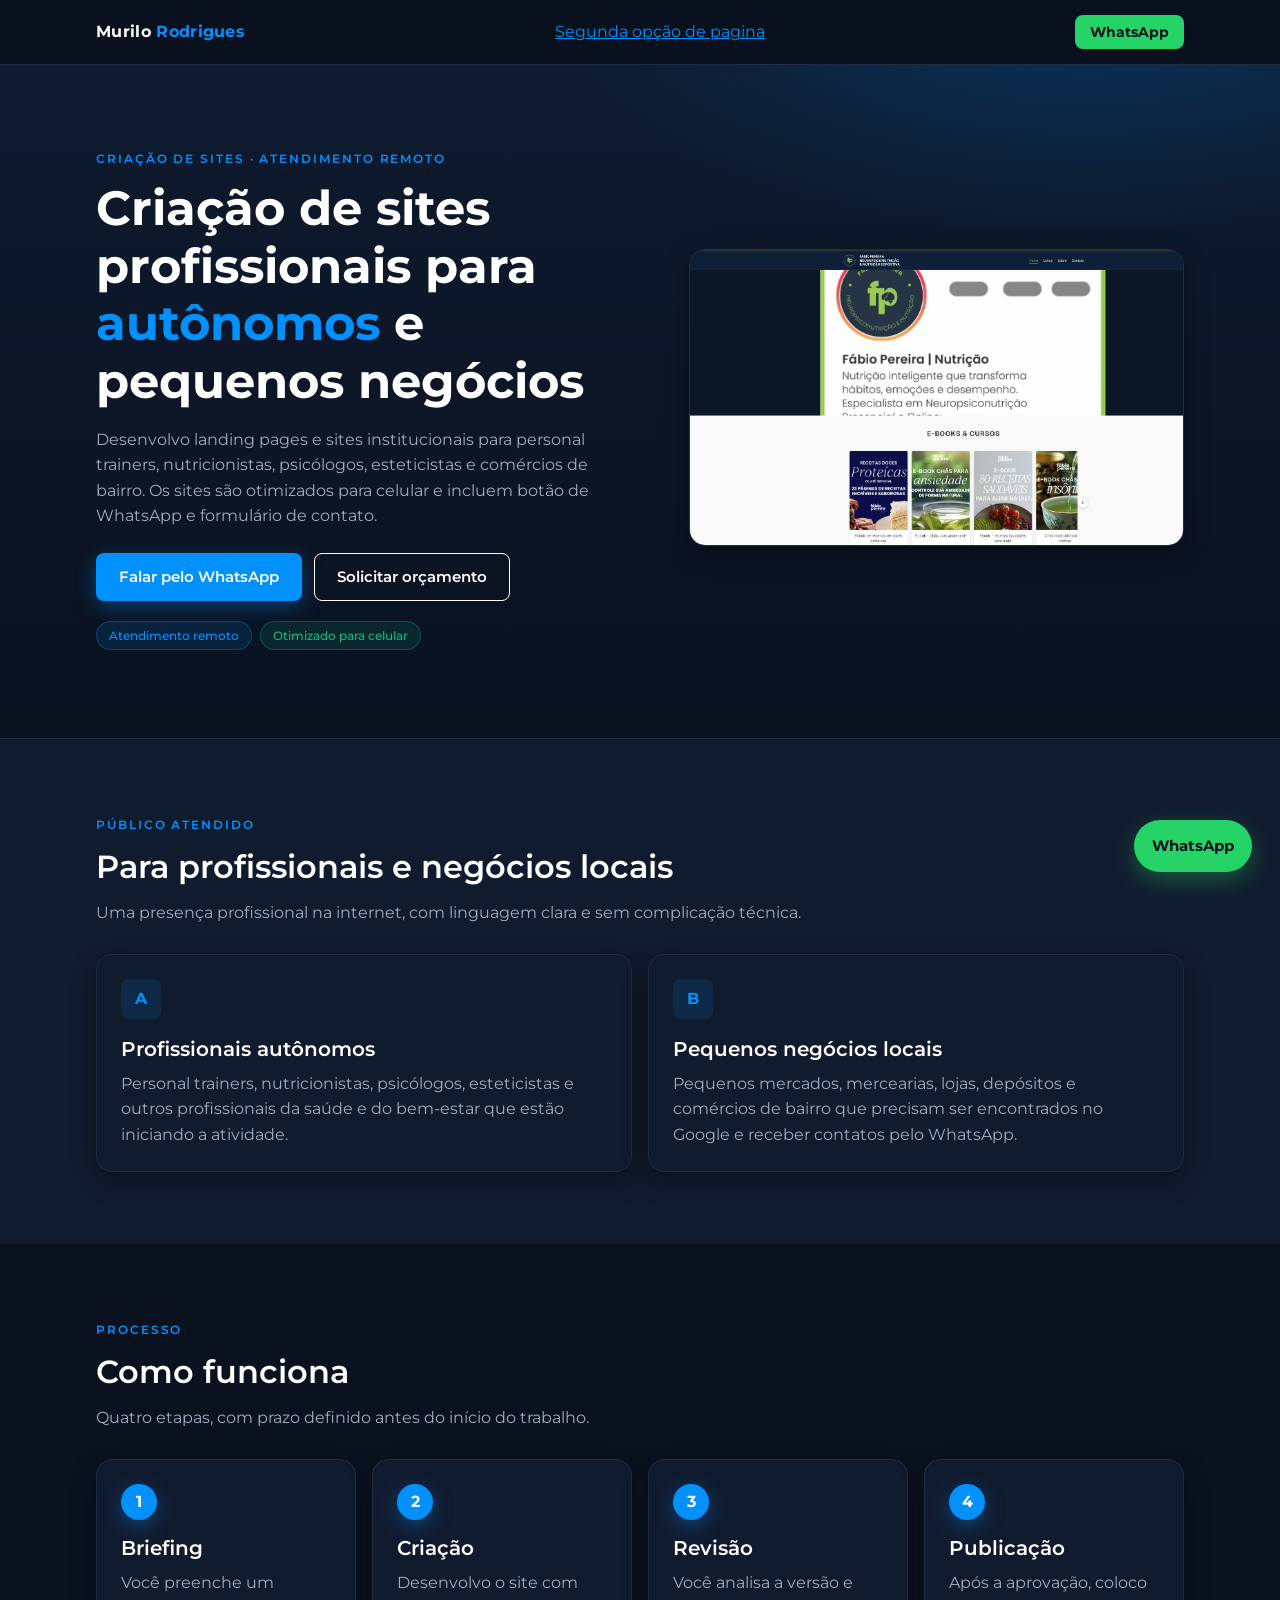
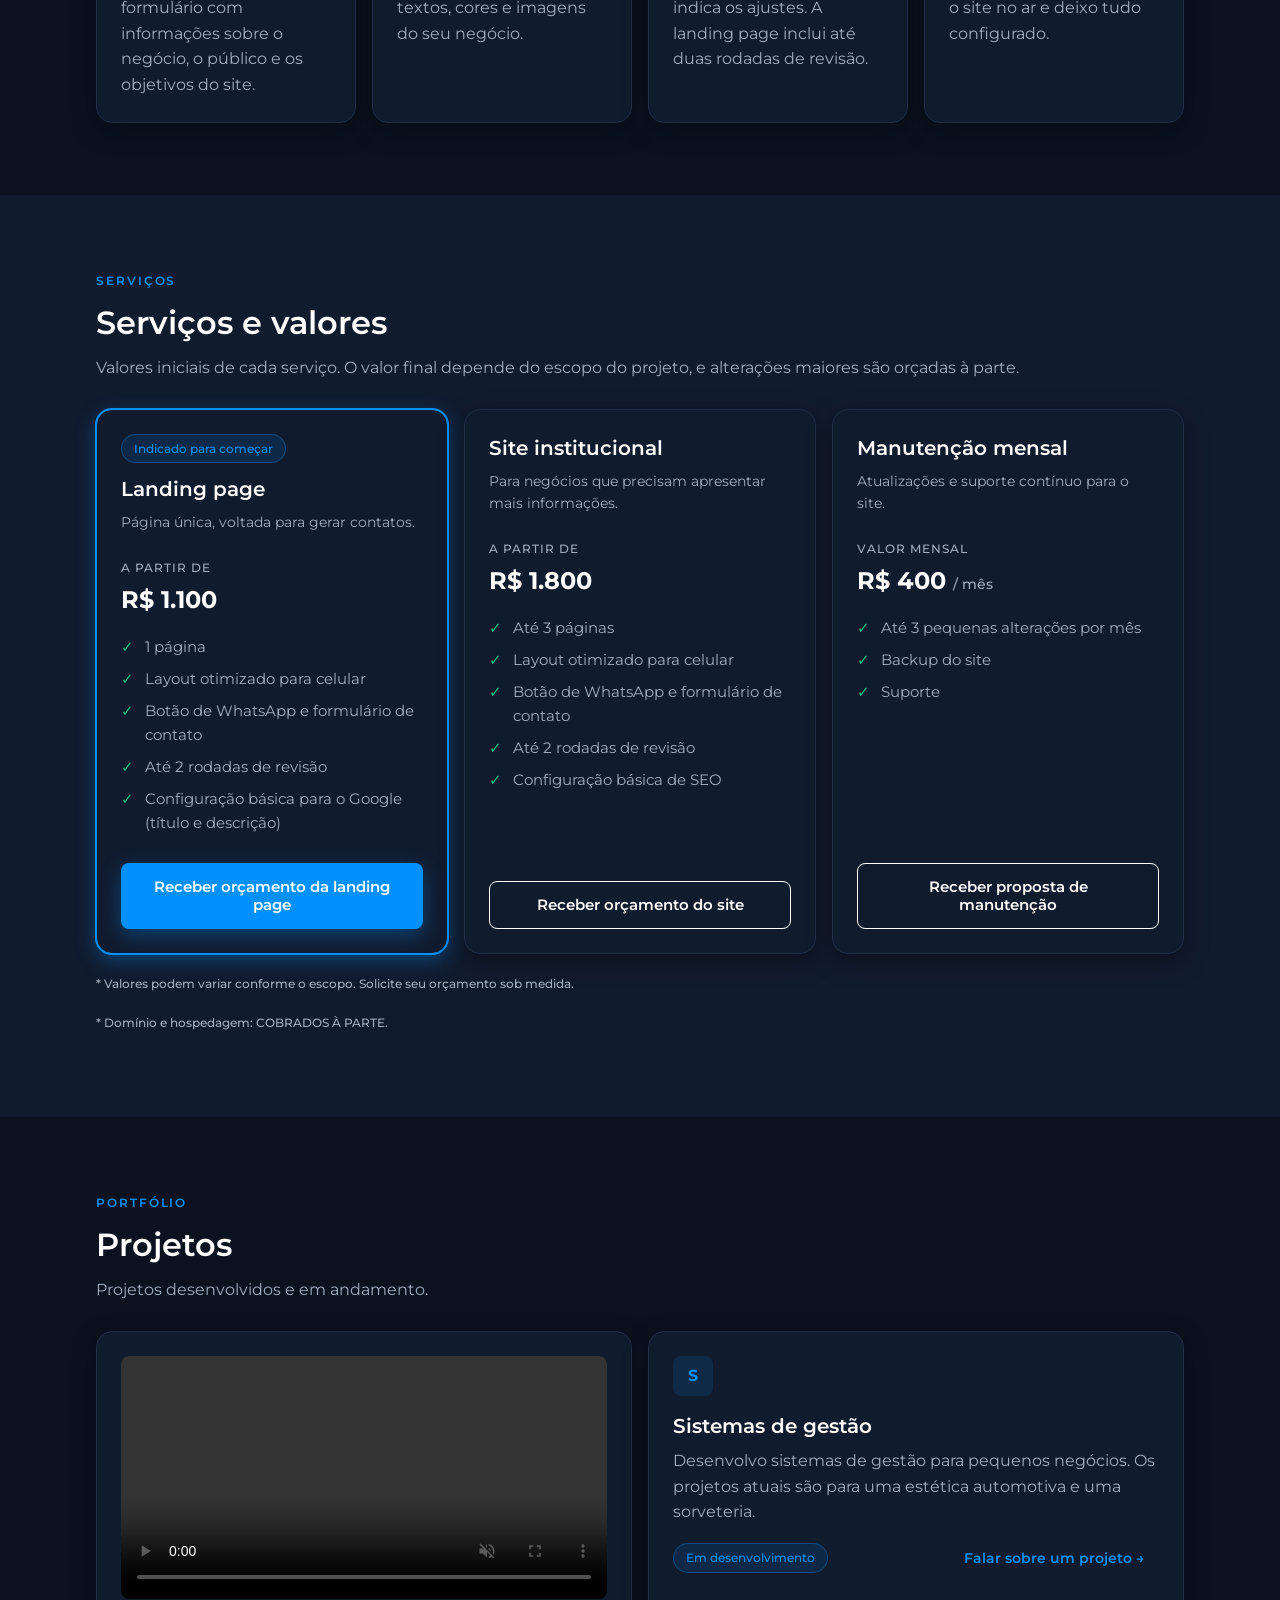
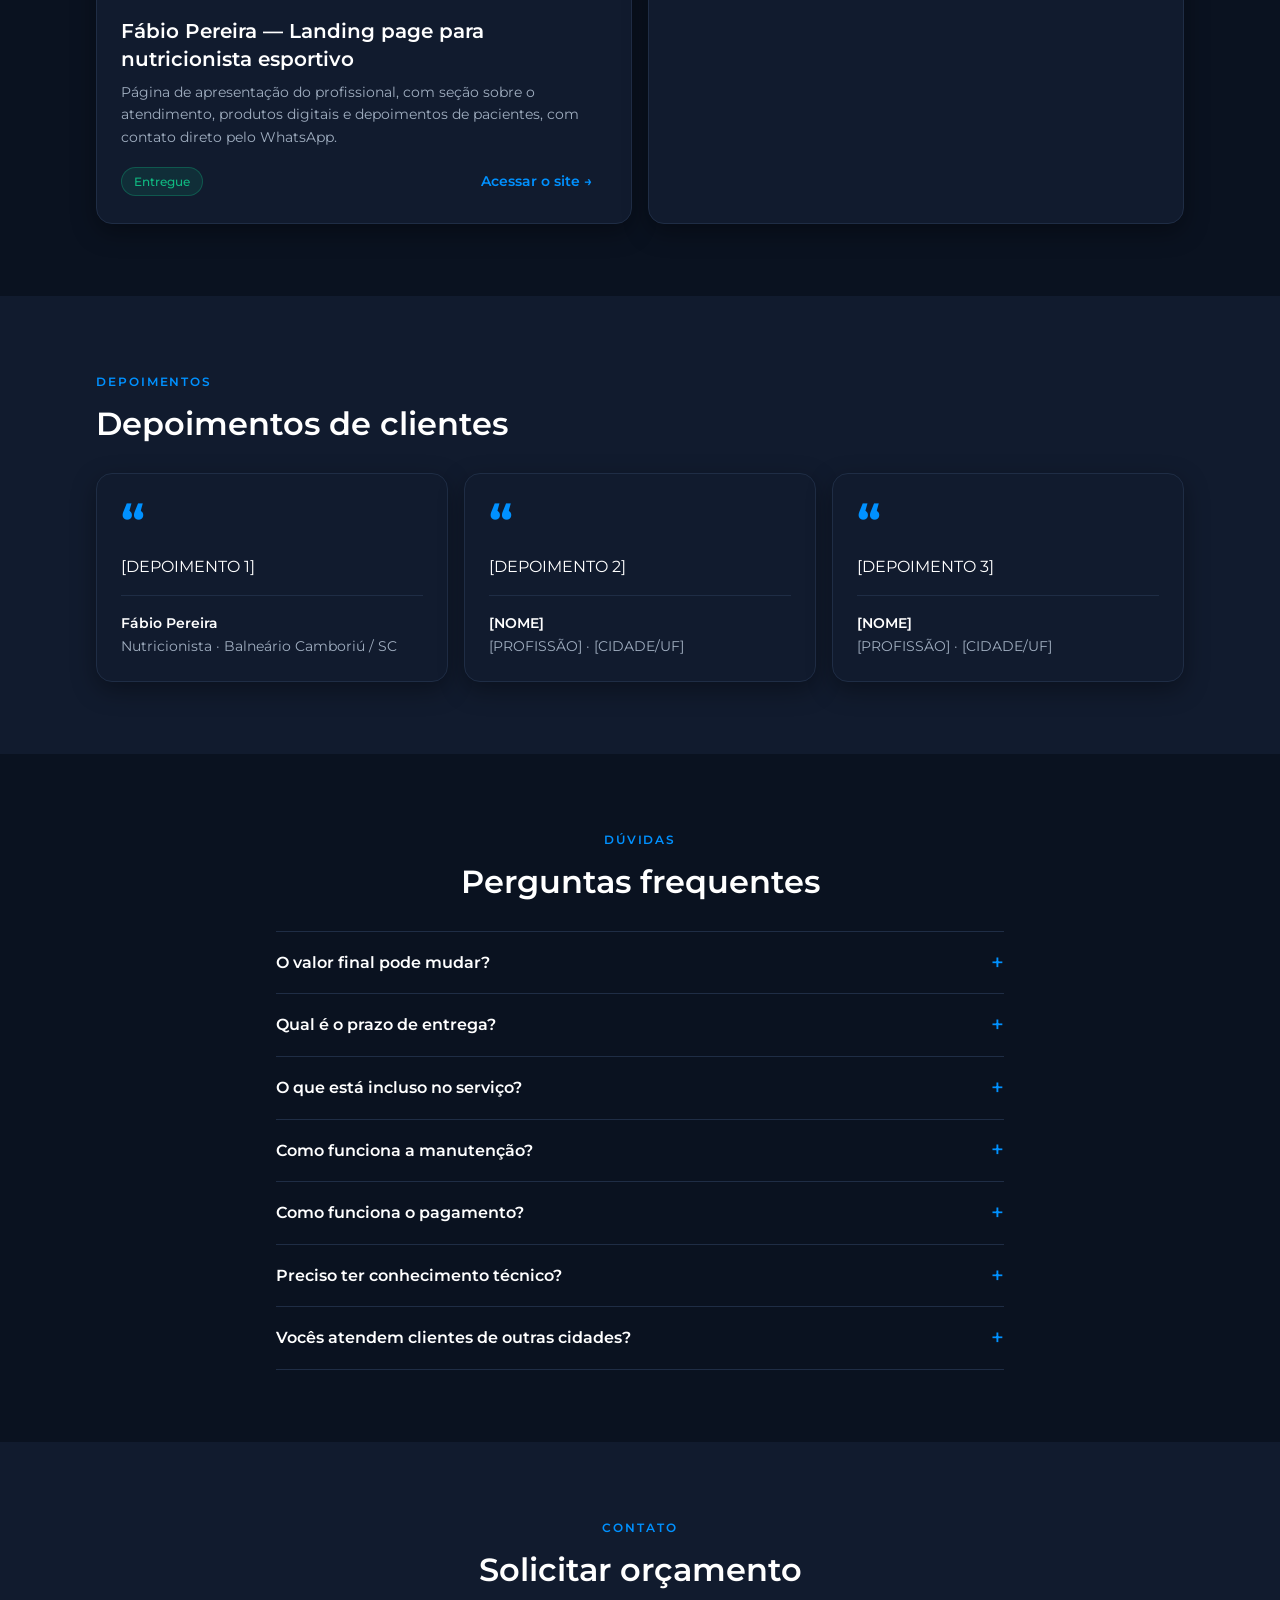
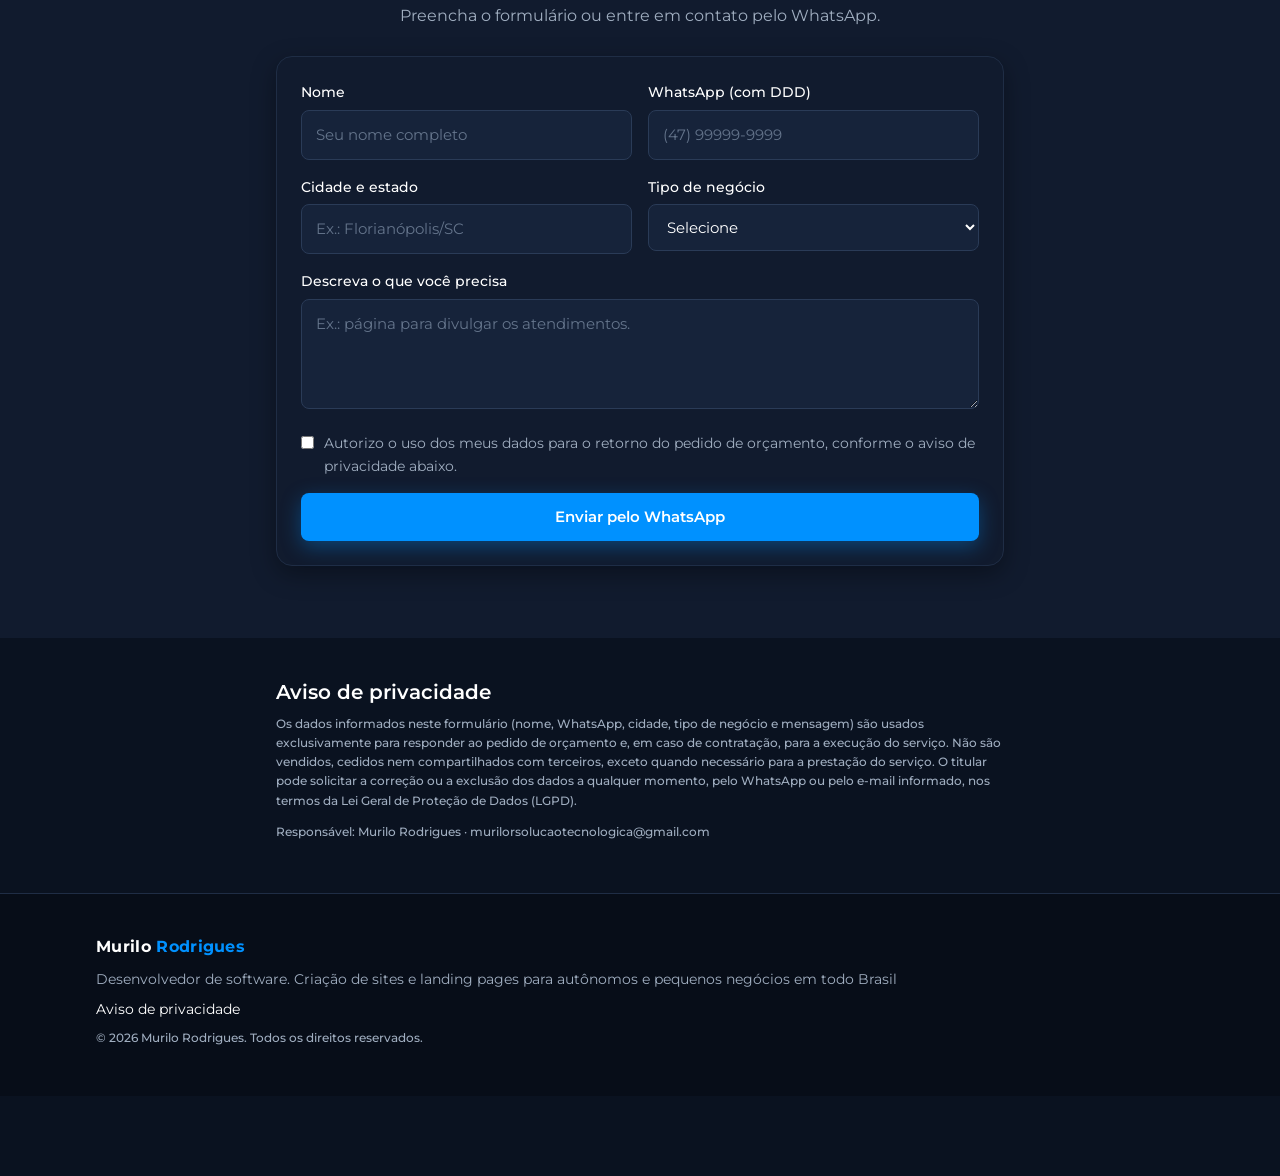
<file: index.html>
<!doctype html>
<html lang="pt-BR">
<head>
<meta charset="utf-8">
<meta name="viewport" content="width=device-width, initial-scale=1">
<title>Criação de Sites para Autônomos e Pequenos Negócios | Murilo Rodrigues</title>
<meta name="description" content="Criação de sites e landing pages para autônomos e pequenos negócios em São Paulo e Santa Catarina. Atendimento remoto, valores definidos e contato direto pelo WhatsApp.">
<meta name="robots" content="index, follow">
<link rel="canonical" href="[SEU_DOMINIO]">
<meta property="og:type" content="website">
<meta property="og:title" content="Criação de Sites para Autônomos e Pequenos Negócios | Murilo Rodrigues">
<meta property="og:description" content="Landing pages e sites institucionais para autônomos e pequenos negócios em São Paulo e Santa Catarina.">
<meta property="og:image" content="[URL_IMAGEM_DE_PREVIEW]">
<link rel="preconnect" href="https://fonts.googleapis.com">
<link rel="preconnect" href="https://fonts.gstatic.com" crossorigin>
<link href="https://fonts.googleapis.com/css2?family=Montserrat:wght@400;500;600;700&display=swap" rel="stylesheet">
<link rel="stylesheet" href="style.css">
</head>
<body id="topo">

<header class="header">
  <div class="container">
    <a class="logo" href="#topo">Murilo <span>Rodrigues</span></a>
    <a href="index2.html">Segunda opção de pagina</a>
    <a class="btn btn-wa btn-sm wa-link" href="#">WhatsApp</a>
  </div>
</header>

<!-- 1. HERO: o que faço, para quem e onde atendo -->
<section class="hero">
  <div class="container hero-wrap">
    <div>
      <span class="eyebrow">Criação de sites · Atendimento remoto</span>
      <h1>Criação de sites profissionais para <span>autônomos</span> e pequenos negócios</h1>
      <p class="lead">Desenvolvo landing pages e sites institucionais para personal trainers, nutricionistas, psicólogos, esteticistas e comércios de bairro. Os sites são otimizados para celular e incluem botão de WhatsApp e formulário de contato.</p>
      <div class="cta-row">
        <a class="btn btn-primary wa-link" href="#">Falar pelo WhatsApp</a>
        <a class="btn btn-secondary" href="#contato">Solicitar orçamento</a>
      </div>
      <div class="trust-row">
        <span class="badge">Atendimento remoto</span>
        <span class="badge badge-success">Otimizado para celular</span>
      </div>
    </div>
    <div class="hero-visual" style="padding:0;overflow:hidden">
      <img src="img/fabio-pereira-captura.png" alt="Captura de tela da landing page do projeto Fábio Pereira, nutricionista esportivo" style="width:100%;height:auto;display:block">
    </div>
  </div>
</section>

<!-- Público atendido -->
<section class="soft">
  <div class="container">
    <div class="section-head">
      <span class="eyebrow">Público atendido</span>
      <h2>Para profissionais e negócios locais</h2>
      <p class="lead">Uma presença profissional na internet, com linguagem clara e sem complicação técnica.</p>
    </div>
    <div class="grid grid-2">
      <div class="card">
        <div class="card-icon">A</div>
        <h3>Profissionais autônomos</h3>
        <p class="muted">Personal trainers, nutricionistas, psicólogos, esteticistas e outros profissionais da saúde e do bem-estar que estão iniciando a atividade.</p>
      </div>
      <div class="card">
        <div class="card-icon">B</div>
        <h3>Pequenos negócios locais</h3>
        <p class="muted">Pequenos mercados, mercearias, lojas, depósitos e comércios de bairro que precisam ser encontrados no Google e receber contatos pelo WhatsApp.</p>
      </div>
    </div>
  </div>
</section>

<!-- 2. PROCESSO -->
<section>
  <div class="container">
    <div class="section-head">
      <span class="eyebrow">Processo</span>
      <h2>Como funciona</h2>
      <p class="lead">Quatro etapas, com prazo definido antes do início do trabalho.</p>
    </div>
    <div class="grid grid-4">
      <div class="card">
        <div class="step-num">1</div>
        <h3>Briefing</h3>
        <p class="muted">Você preenche um formulário com informações sobre o negócio, o público e os objetivos do site.</p>
      </div>
      <div class="card">
        <div class="step-num">2</div>
        <h3>Criação</h3>
        <p class="muted">Desenvolvo o site com textos, cores e imagens do seu negócio.</p>
      </div>
      <div class="card">
        <div class="step-num">3</div>
        <h3>Revisão</h3>
        <p class="muted">Você analisa a versão e indica os ajustes. A landing page inclui até duas rodadas de revisão.</p>
      </div>
      <div class="card">
        <div class="step-num">4</div>
        <h3>Publicação</h3>
        <p class="muted">Após a aprovação, coloco o site no ar e deixo tudo configurado.</p>
      </div>
    </div>
  </div>
</section>

<!-- 3. SERVIÇOS -->
<section class="soft" id="servicos">
  <div class="container">
    <div class="section-head">
      <span class="eyebrow">Serviços</span>
      <h2>Serviços e valores</h2>
      <p class="lead">Valores iniciais de cada serviço. O valor final depende do escopo do projeto, e alterações maiores são orçadas à parte.</p>
    </div>
    <div class="grid grid-3">
      <div class="card service featured">
        <span class="badge tag">Indicado para começar</span>
        <h3>Landing page</h3>
        <p class="muted small">Página única, voltada para gerar contatos.</p>
        <div class="price-from">A partir de</div>
        <div class="price">R$ 1.100</div>
        <ul class="checks">
          <li>1 página</li>
          <li>Layout otimizado para celular</li>
          <li>Botão de WhatsApp e formulário de contato</li>
          <li>Até 2 rodadas de revisão</li>
          <li>Configuração básica para o Google (título e descrição)</li>
        </ul>
        <a class="btn btn-primary btn-block wa-link" href="#">Receber orçamento da landing page</a>
      </div>
      <div class="card service">
        <h3>Site institucional</h3>
        <p class="muted small">Para negócios que precisam apresentar mais informações.</p>
        <div class="price-from">A partir de</div>
        <div class="price">R$ 1.800</div>
        <ul class="checks">
          <li>Até 3 páginas</li>
          <li>Layout otimizado para celular</li>
          <li>Botão de WhatsApp e formulário de contato</li>
          <li>Até 2 rodadas de revisão</li>
          <li>Configuração básica de SEO</li>
        </ul>
        <a class="btn btn-secondary btn-block wa-link" href="#">Receber orçamento do site</a>
      </div>
      <div class="card service">
        <h3>Manutenção mensal</h3>
        <p class="muted small">Atualizações e suporte contínuo para o site.</p>
        <div class="price-from">Valor mensal</div>
        <div class="price">R$ 400 <small>/ mês</small></div>
        <ul class="checks">
          <li>Até 3 pequenas alterações por mês</li>
          <li>Backup do site</li>
          <li>Suporte</li>
        </ul>
        <a class="btn btn-secondary btn-block wa-link" href="#">Receber proposta de manutenção</a>
      </div>
    </div>
    <p class="caption" style="margin-top:20px">* Valores podem variar conforme o escopo. Solicite seu orçamento sob medida.</p>
    <p class="caption" style="margin-top:20px">* Domínio e hospedagem: COBRADOS À PARTE.</p>

    
  </div>
</section>

<!-- 4. PORTFÓLIO -->
<section>
  <div class="container">
    <div class="section-head">
      <span class="eyebrow">Portfólio</span>
      <h2>Projetos</h2>
      <p class="lead">Projetos desenvolvidos e em andamento.</p>
    </div>
    <div class="grid grid-2">
      <div class="card">
        <video src="video/fabio-pereira-projeto.mp4" autoplay muted loop playsinline controls preload="metadata" style="width:100%;border-radius:8px;display:block;background:#070D18" aria-label="Vídeo de navegação pela landing page do projeto Fábio Pereira">Seu navegador não suporta vídeo.</video>
        <h3 style="margin-top:18px">Fábio Pereira — Landing page para nutricionista esportivo</h3>
        <p class="muted small">Página de apresentação do profissional, com seção sobre o atendimento, produtos digitais e depoimentos de pacientes, com contato direto pelo WhatsApp.</p>
        <div class="project-meta">
          <span class="badge badge-success">Entregue</span>
          <a href="[LINK_DO_SITE]" target="_blank" rel="noopener" class="btn btn-ghost btn-sm">Acessar o site →</a>
        </div>
      </div>
      <div class="card">
        <div class="card-icon">S</div>
        <h3>Sistemas de gestão</h3>
        <p class="muted">Desenvolvo sistemas de gestão para pequenos negócios. Os projetos atuais são para uma estética automotiva e uma sorveteria.</p>
        <div class="project-meta">
          <span class="badge">Em desenvolvimento</span>
          <a href="#contato" class="btn btn-ghost btn-sm">Falar sobre um projeto →</a>
        </div>
      </div>
    </div>
  </div>
</section>

<!-- 5. DEPOIMENTOS -->
<section class="soft">
  <div class="container">
    <div class="section-head">
      <span class="eyebrow">Depoimentos</span>
      <h2>Depoimentos de clientes</h2>
      <!-- Publicar somente depoimentos reais, com autorização de quem escreveu. -->
    </div>
    <div class="grid grid-3">
      <div class="card testimonial">
        <div class="quote-mark">“</div>
        <p class="quote">[DEPOIMENTO 1]</p>
        <p class="who"><strong>Fábio Pereira</strong><br>Nutricionista · Balneário Camboriú / SC</p>
      </div>
      <div class="card testimonial">
        <div class="quote-mark">“</div>
        <p class="quote">[DEPOIMENTO 2]</p>
        <p class="who"><strong>[NOME]</strong><br>[PROFISSÃO] · [CIDADE/UF]</p>
      </div>
      <div class="card testimonial">
        <div class="quote-mark">“</div>
        <p class="quote">[DEPOIMENTO 3]</p>
        <p class="who"><strong>[NOME]</strong><br>[PROFISSÃO] · [CIDADE/UF]</p>
      </div>
    </div>
  </div>
</section>

<!-- 6. PERGUNTAS FREQUENTES -->
<section>
  <div class="container narrow">
    <div class="section-head center">
      <span class="eyebrow">Dúvidas</span>
      <h2>Perguntas frequentes</h2>
    </div>
    <details>
      <summary>O valor final pode mudar?</summary>
      <p>Os valores acima são iniciais. O valor final depende do escopo do projeto, como número de páginas, conteúdo e necessidades do negócio, e é confirmado no orçamento.</p>
    </details>
    <details>
      <summary>Qual é o prazo de entrega?</summary>
      <p>A landing page é entregue em 7 dias úteis, contados a partir do envio do material completo: textos, fotos, logotipo e revisões.</p>
    </details>
    <details>
      <summary>O que está incluso no serviço?</summary>
      <p>Landing page: uma página, layout otimizado para celular, botão de WhatsApp, formulário de contato, até duas rodadas de revisão e configuração básica para o Google. Site institucional: até três páginas, com os mesmos itens.</p>
    </details>
    <details>
      <summary>Como funciona a manutenção?</summary>
      <p>O plano mensal, de R$ 400, inclui até três pequenas alterações por mês, backup do site e suporte. Alterações maiores são orçadas à parte.</p>
    </details>
    <details>
      <summary>Como funciona o pagamento?</summary>
      <p>Na landing page, 50% do valor é pago na contratação e 50% na entrega. Formas de pagamento aceitas: [PIX / BOLETO / CARTÃO].</p>
    </details>
    <details>
      <summary>Preciso ter conhecimento técnico?</summary>
      <p>Não. Cuido de todas as etapas, do domínio à publicação, e explico cada uma em linguagem simples.</p>
    </details>
    <details>
      <summary>Vocês atendem clientes de outras cidades?</summary>
      <p>O atendimento é remoto. A maior parte dos clientes está em São Paulo e Santa Catarina.</p>
    </details>
  </div>
</section>

<!-- 7. CONTATO -->
<section class="soft" id="contato">
  <div class="container narrow">
    <div class="section-head center">
      <span class="eyebrow">Contato</span>
      <h2>Solicitar orçamento</h2>
      <p class="lead">Preencha o formulário ou entre em contato pelo WhatsApp.</p>
    </div>
    <div class="form-card">
      <form id="form-contato" class="form-grid">
        <div>
          <label for="nome">Nome</label>
          <input id="nome" name="nome" type="text" required autocomplete="name" placeholder="Seu nome completo">
        </div>
        <div>
          <label for="whatsapp">WhatsApp (com DDD)</label>
          <input id="whatsapp" name="whatsapp" type="tel" required autocomplete="tel" placeholder="(47) 99999-9999">
        </div>
        <div>
          <label for="cidade">Cidade e estado</label>
          <input id="cidade" name="cidade" type="text" required placeholder="Ex.: Florianópolis/SC">
        </div>
        <div>
          <label for="tipo">Tipo de negócio</label>
          <select id="tipo" name="tipo" required>
            <option value="">Selecione</option>
            <option>Personal trainer / educador físico</option>
            <option>Nutricionista</option>
            <option>Psicólogo(a)</option>
            <option>Esteticista / beleza</option>
            <option>Outro profissional da saúde ou do bem-estar</option>
            <option>Comércio local</option>
            <option>Outro</option>
          </select>
        </div>
        <div class="full">
          <label for="mensagem">Descreva o que você precisa</label>
          <textarea id="mensagem" name="mensagem" placeholder="Ex.: página para divulgar os atendimentos."></textarea>
        </div>
        <div class="full">
          <label class="check">
            <input type="checkbox" name="consentimento" required>
            Autorizo o uso dos meus dados para o retorno do pedido de orçamento, conforme o aviso de privacidade abaixo.
          </label>
        </div>
        <div class="full">
          <button class="btn btn-primary btn-block" type="submit">Enviar pelo WhatsApp</button>
        </div>
      </form>
    </div>
  </div>
</section>

<!-- 8. AVISO DE PRIVACIDADE (LGPD) -->
<section id="privacidade" style="padding-top:40px;padding-bottom:40px">
  <div class="container narrow">
    <h3>Aviso de privacidade</h3>
    <p class="caption">Os dados informados neste formulário (nome, WhatsApp, cidade, tipo de negócio e mensagem) são usados exclusivamente para responder ao pedido de orçamento e, em caso de contratação, para a execução do serviço. Não são vendidos, cedidos nem compartilhados com terceiros, exceto quando necessário para a prestação do serviço. O titular pode solicitar a correção ou a exclusão dos dados a qualquer momento, pelo WhatsApp ou pelo e-mail informado, nos termos da Lei Geral de Proteção de Dados (LGPD).</p>
    <p class="caption">Responsável: Murilo Rodrigues · murilorsolucaotecnologica@gmail.com</p>
  </div>
</section>

<footer class="footer">
  <div class="container">
    <a class="logo" href="#topo">Murilo <span>Rodrigues</span></a>
    <p>Desenvolvedor de software. Criação de sites e landing pages para autônomos e pequenos negócios em todo Brasil</p>
    <!--<p>WhatsApp: <a class="wa-link" href="#">[SEU NÚMERO]</a> · E-mail: <a href="mailto:[E-MAIL]">[E-MAIL]</a></p>-->
    <p><a href="#privacidade">Aviso de privacidade</a></p>
    <!--<p class="caption">MEI: [CNPJ] · [CIDADE/UF]</p>-->
    <p class="caption">&copy; <span id="ano-atual"></span> Murilo Rodrigues. Todos os direitos reservados.</p>
  </div>
</footer>

<!-- WhatsApp fixo: visível em toda a página, no celular e no computador -->
<a class="float-wa wa-link" href="#" aria-label="Falar pelo WhatsApp">WhatsApp</a>

<script src="script.js"></script>

</body>
</html>
</file>
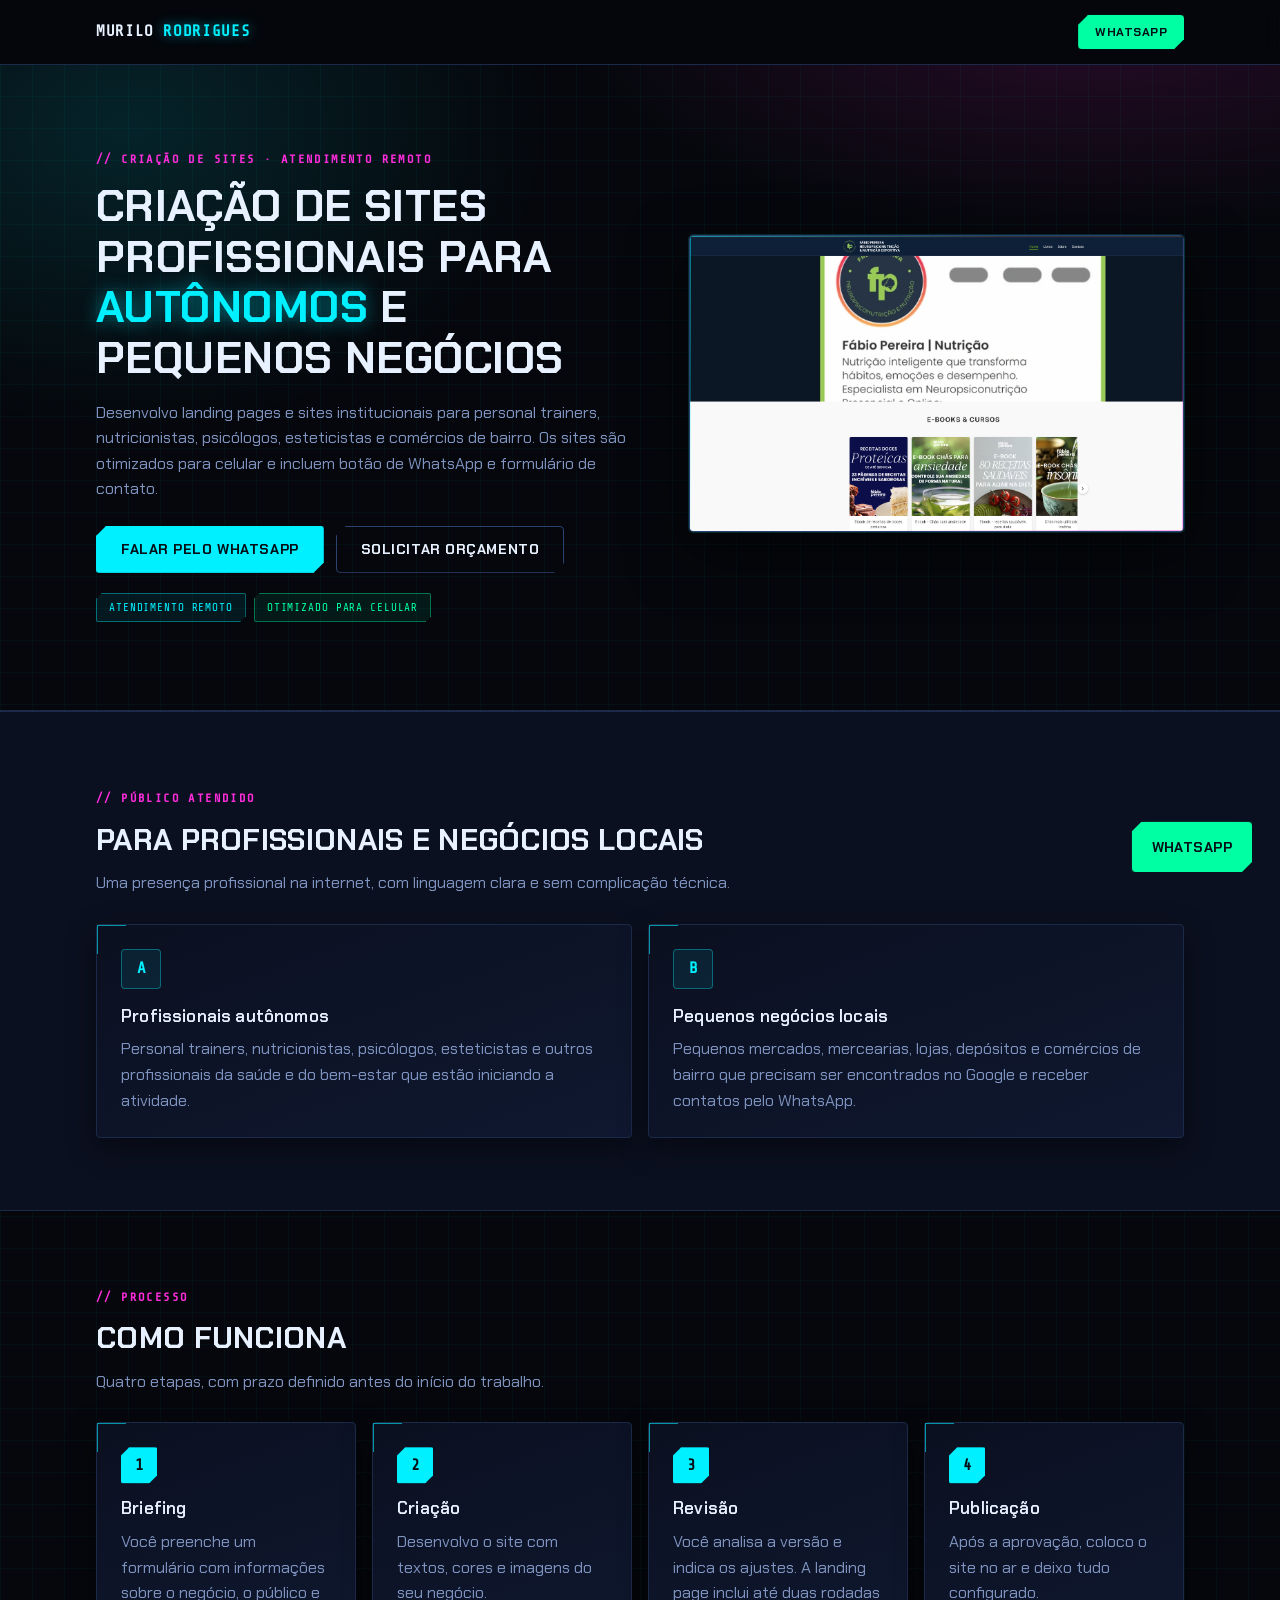
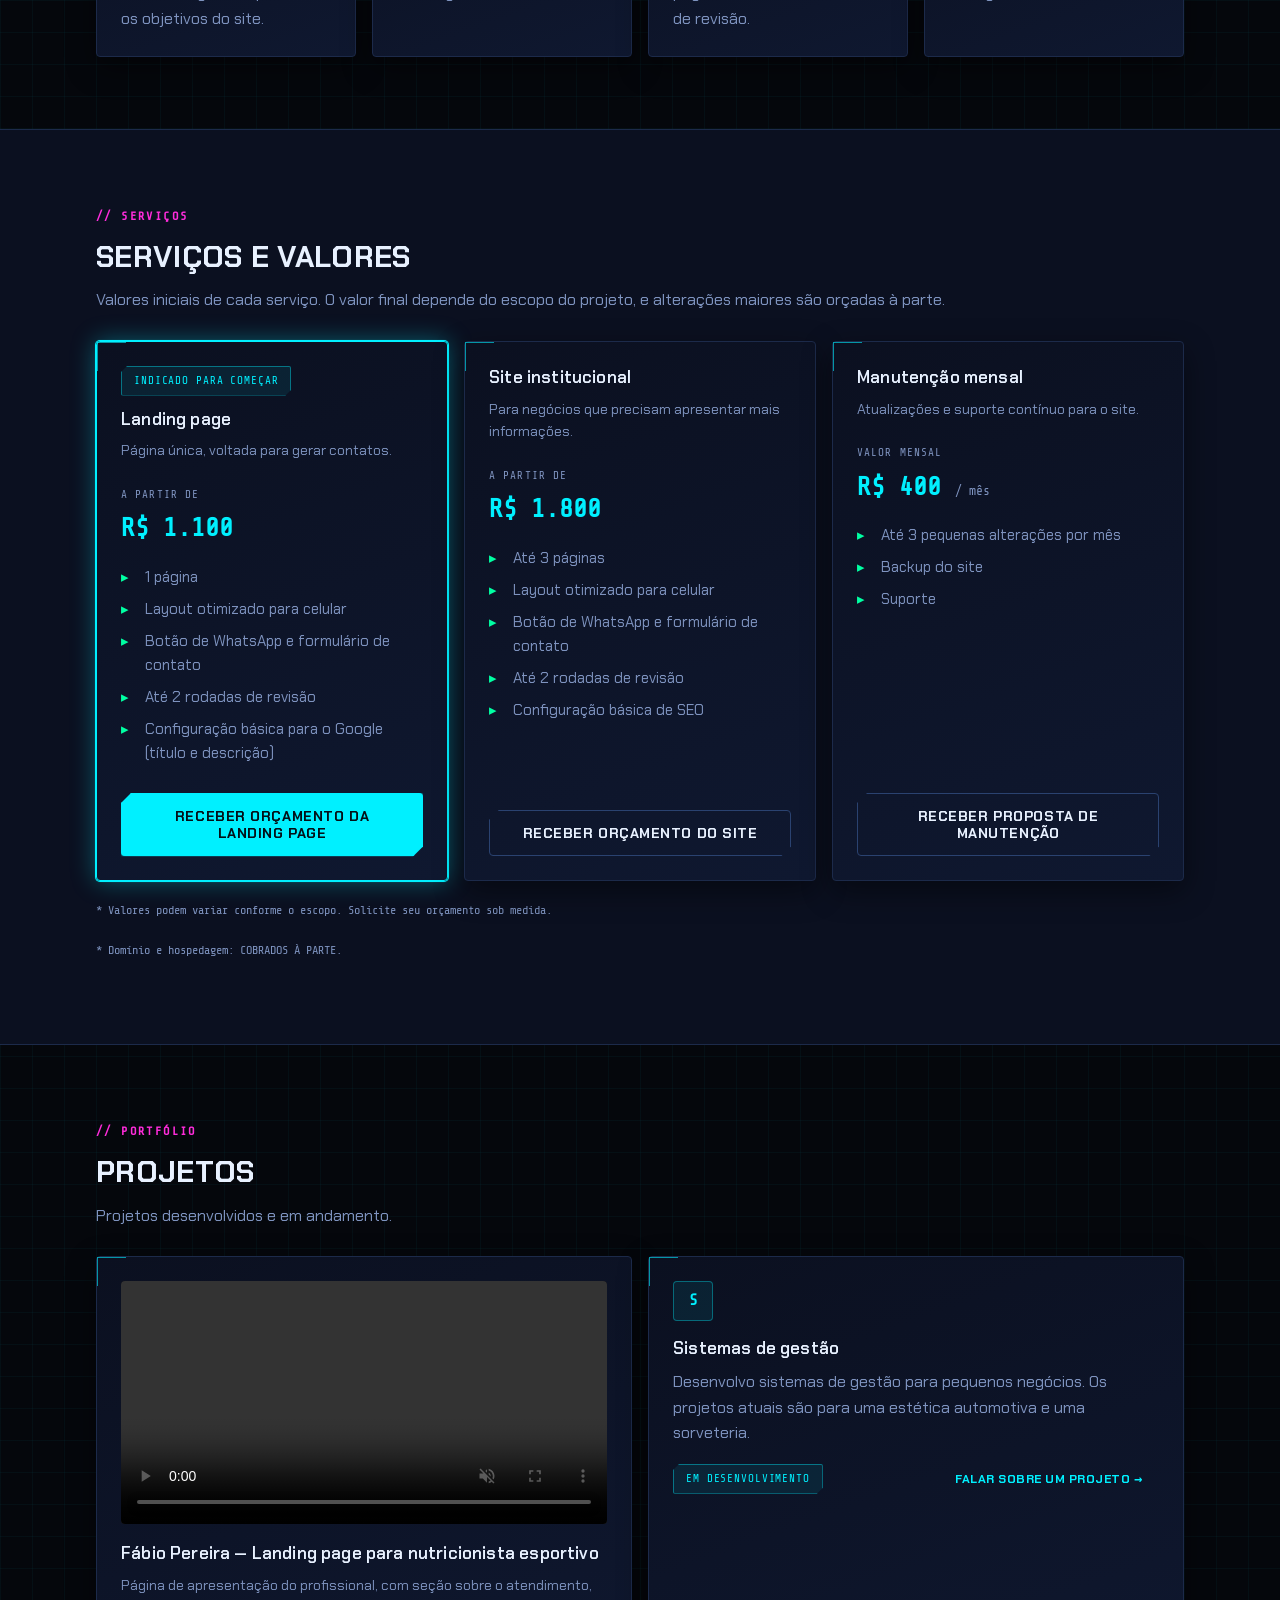
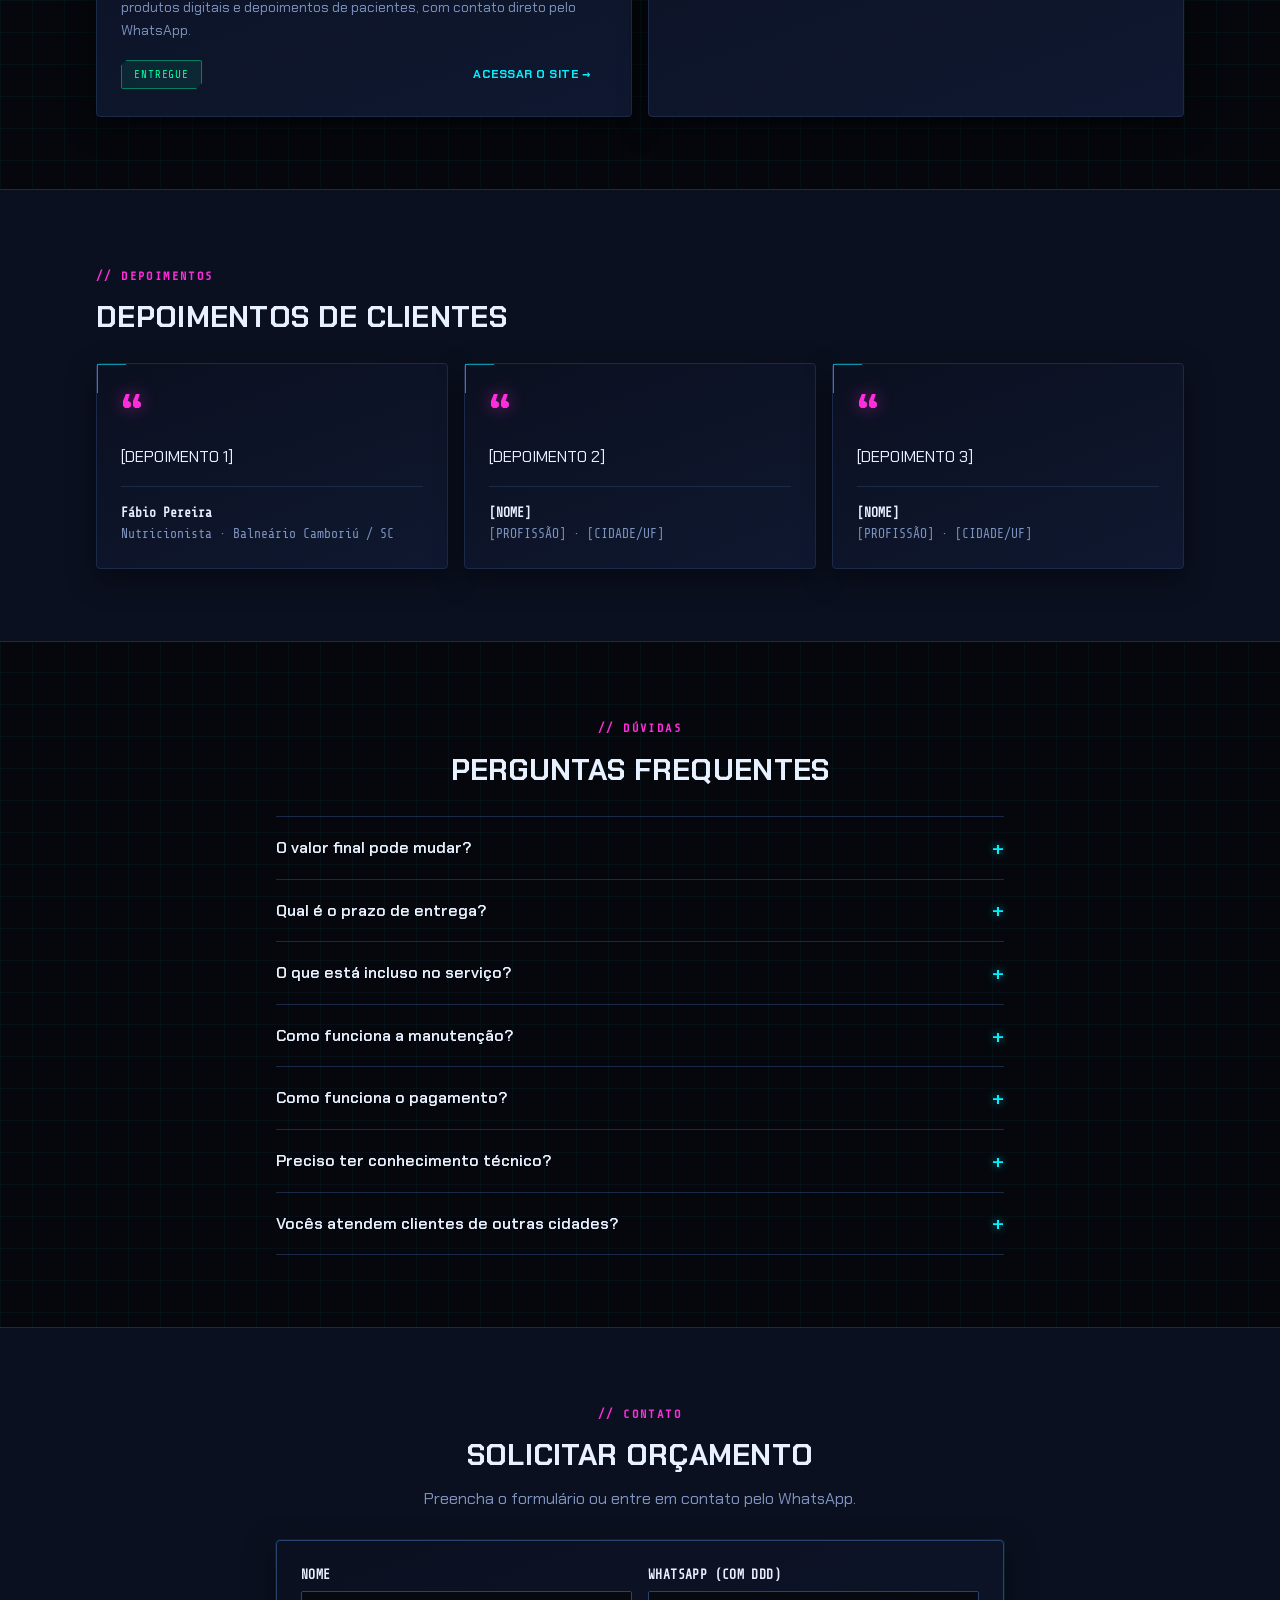
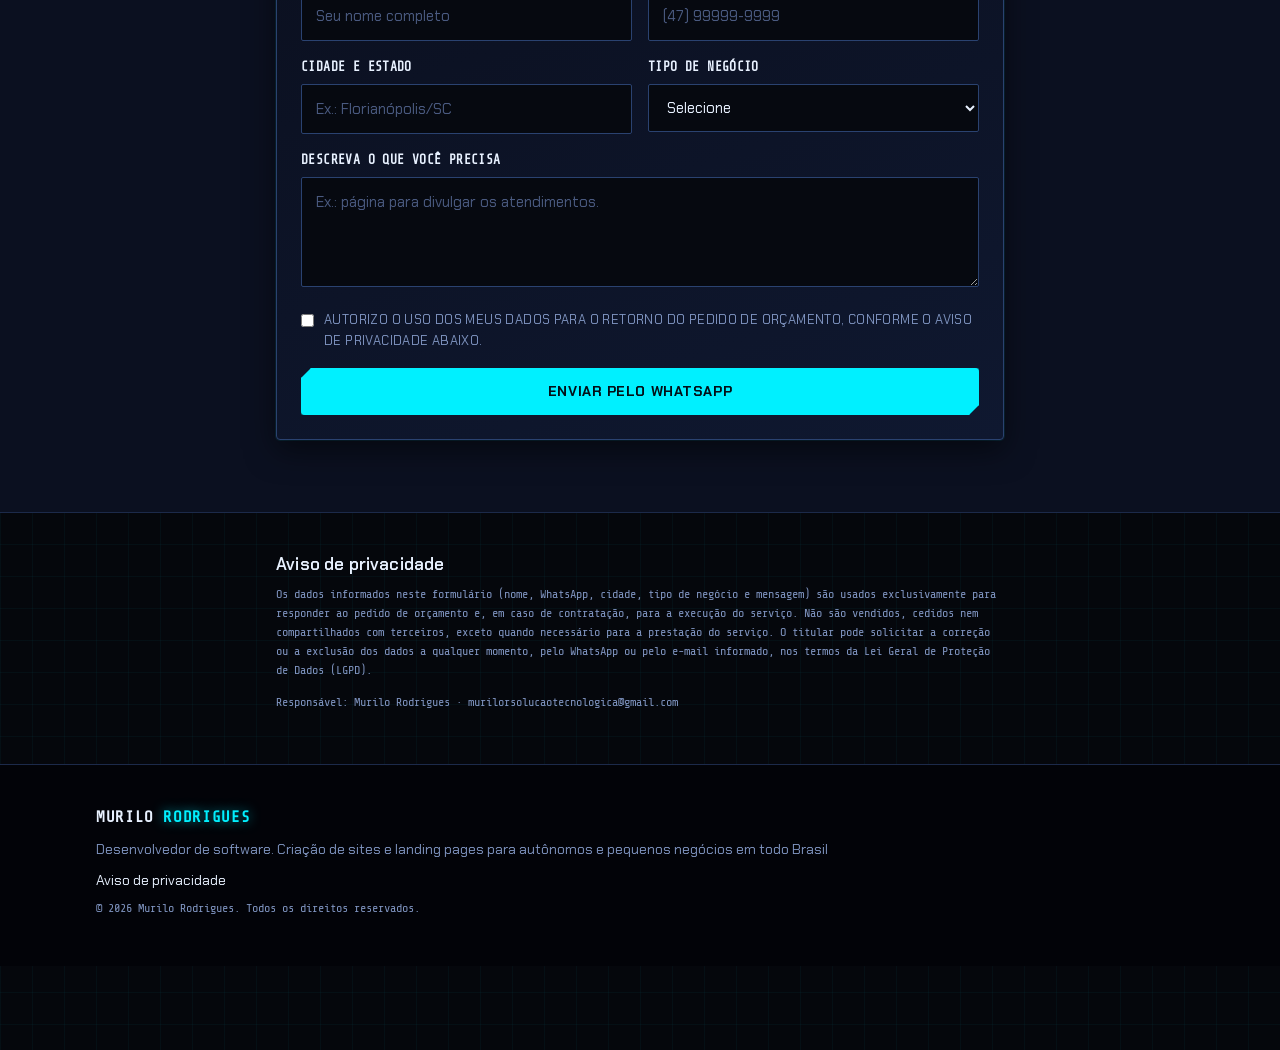
<file: index2.html>
<!doctype html>
<html lang="pt-BR">
<head>
<meta charset="utf-8">
<meta name="viewport" content="width=device-width, initial-scale=1">
<title>Criação de Sites para Autônomos e Pequenos Negócios | Murilo Rodrigues</title>
<meta name="description" content="Criação de sites e landing pages para autônomos e pequenos negócios em São Paulo e Santa Catarina. Atendimento remoto, valores definidos e contato direto pelo WhatsApp.">
<meta name="robots" content="index, follow">
<link rel="canonical" href="[SEU_DOMINIO]">
<meta property="og:type" content="website">
<meta property="og:title" content="Criação de Sites para Autônomos e Pequenos Negócios | Murilo Rodrigues">
<meta property="og:description" content="Landing pages e sites institucionais para autônomos e pequenos negócios em São Paulo e Santa Catarina.">
<meta property="og:image" content="[URL_IMAGEM_DE_PREVIEW]">
<link rel="preconnect" href="https://fonts.googleapis.com">
<link rel="preconnect" href="https://fonts.gstatic.com" crossorigin>
<link href="https://fonts.googleapis.com/css2?family=Chakra+Petch:wght@400;500;600;700&family=Share+Tech+Mono&display=swap" rel="stylesheet">
<link rel="stylesheet" href="style2.css">
</head>
<body id="topo">

<header class="header">
  <div class="container">
    <a class="logo" href="#topo">Murilo <span>Rodrigues</span></a>
    <a class="btn btn-wa btn-sm wa-link" href="#">WhatsApp</a>
  </div>
</header>

<!-- 1. HERO: o que faço, para quem e onde atendo -->
<section class="hero">
  <div class="container hero-wrap">
    <div>
      <span class="eyebrow">Criação de sites · Atendimento remoto</span>
      <h1>Criação de sites profissionais para <span>autônomos</span> e pequenos negócios</h1>
      <p class="lead">Desenvolvo landing pages e sites institucionais para personal trainers, nutricionistas, psicólogos, esteticistas e comércios de bairro. Os sites são otimizados para celular e incluem botão de WhatsApp e formulário de contato.</p>
      <div class="cta-row">
        <a class="btn btn-primary wa-link" href="#">Falar pelo WhatsApp</a>
        <a class="btn btn-secondary" href="#contato">Solicitar orçamento</a>
      </div>
      <div class="trust-row">
        <span class="badge">Atendimento remoto</span>
        <span class="badge badge-success">Otimizado para celular</span>
      </div>
    </div>
    <div class="hero-visual" style="padding:0;overflow:hidden">
      <img src="img/fabio-pereira-captura.png" alt="Captura de tela da landing page do projeto Fábio Pereira, nutricionista esportivo" style="width:100%;height:auto;display:block">
    </div>
  </div>
</section>

<!-- Público atendido -->
<section class="soft">
  <div class="container">
    <div class="section-head">
      <span class="eyebrow">Público atendido</span>
      <h2>Para profissionais e negócios locais</h2>
      <p class="lead">Uma presença profissional na internet, com linguagem clara e sem complicação técnica.</p>
    </div>
    <div class="grid grid-2">
      <div class="card">
        <div class="card-icon">A</div>
        <h3>Profissionais autônomos</h3>
        <p class="muted">Personal trainers, nutricionistas, psicólogos, esteticistas e outros profissionais da saúde e do bem-estar que estão iniciando a atividade.</p>
      </div>
      <div class="card">
        <div class="card-icon">B</div>
        <h3>Pequenos negócios locais</h3>
        <p class="muted">Pequenos mercados, mercearias, lojas, depósitos e comércios de bairro que precisam ser encontrados no Google e receber contatos pelo WhatsApp.</p>
      </div>
    </div>
  </div>
</section>

<!-- 2. PROCESSO -->
<section>
  <div class="container">
    <div class="section-head">
      <span class="eyebrow">Processo</span>
      <h2>Como funciona</h2>
      <p class="lead">Quatro etapas, com prazo definido antes do início do trabalho.</p>
    </div>
    <div class="grid grid-4">
      <div class="card">
        <div class="step-num">1</div>
        <h3>Briefing</h3>
        <p class="muted">Você preenche um formulário com informações sobre o negócio, o público e os objetivos do site.</p>
      </div>
      <div class="card">
        <div class="step-num">2</div>
        <h3>Criação</h3>
        <p class="muted">Desenvolvo o site com textos, cores e imagens do seu negócio.</p>
      </div>
      <div class="card">
        <div class="step-num">3</div>
        <h3>Revisão</h3>
        <p class="muted">Você analisa a versão e indica os ajustes. A landing page inclui até duas rodadas de revisão.</p>
      </div>
      <div class="card">
        <div class="step-num">4</div>
        <h3>Publicação</h3>
        <p class="muted">Após a aprovação, coloco o site no ar e deixo tudo configurado.</p>
      </div>
    </div>
  </div>
</section>

<!-- 3. SERVIÇOS -->
<section class="soft" id="servicos">
  <div class="container">
    <div class="section-head">
      <span class="eyebrow">Serviços</span>
      <h2>Serviços e valores</h2>
      <p class="lead">Valores iniciais de cada serviço. O valor final depende do escopo do projeto, e alterações maiores são orçadas à parte.</p>
    </div>
    <div class="grid grid-3">
      <div class="card service featured">
        <span class="badge tag">Indicado para começar</span>
        <h3>Landing page</h3>
        <p class="muted small">Página única, voltada para gerar contatos.</p>
        <div class="price-from">A partir de</div>
        <div class="price">R$ 1.100</div>
        <ul class="checks">
          <li>1 página</li>
          <li>Layout otimizado para celular</li>
          <li>Botão de WhatsApp e formulário de contato</li>
          <li>Até 2 rodadas de revisão</li>
          <li>Configuração básica para o Google (título e descrição)</li>
        </ul>
        <a class="btn btn-primary btn-block wa-link" href="#">Receber orçamento da landing page</a>
      </div>
      <div class="card service">
        <h3>Site institucional</h3>
        <p class="muted small">Para negócios que precisam apresentar mais informações.</p>
        <div class="price-from">A partir de</div>
        <div class="price">R$ 1.800</div>
        <ul class="checks">
          <li>Até 3 páginas</li>
          <li>Layout otimizado para celular</li>
          <li>Botão de WhatsApp e formulário de contato</li>
          <li>Até 2 rodadas de revisão</li>
          <li>Configuração básica de SEO</li>
        </ul>
        <a class="btn btn-secondary btn-block wa-link" href="#">Receber orçamento do site</a>
      </div>
      <div class="card service">
        <h3>Manutenção mensal</h3>
        <p class="muted small">Atualizações e suporte contínuo para o site.</p>
        <div class="price-from">Valor mensal</div>
        <div class="price">R$ 400 <small>/ mês</small></div>
        <ul class="checks">
          <li>Até 3 pequenas alterações por mês</li>
          <li>Backup do site</li>
          <li>Suporte</li>
        </ul>
        <a class="btn btn-secondary btn-block wa-link" href="#">Receber proposta de manutenção</a>
      </div>
    </div>
    <p class="caption" style="margin-top:20px">* Valores podem variar conforme o escopo. Solicite seu orçamento sob medida.</p>
    <p class="caption" style="margin-top:20px">* Domínio e hospedagem: COBRADOS À PARTE.</p>


  </div>
</section>

<!-- 4. PORTFÓLIO -->
<section>
  <div class="container">
    <div class="section-head">
      <span class="eyebrow">Portfólio</span>
      <h2>Projetos</h2>
      <p class="lead">Projetos desenvolvidos e em andamento.</p>
    </div>
    <div class="grid grid-2">
      <div class="card">
        <video src="video/fabio-pereira-projeto.mp4" autoplay muted loop playsinline controls preload="metadata" style="width:100%;border-radius:4px;display:block;background:#020308" aria-label="Vídeo de navegação pela landing page do projeto Fábio Pereira">Seu navegador não suporta vídeo.</video>
        <h3 style="margin-top:18px">Fábio Pereira — Landing page para nutricionista esportivo</h3>
        <p class="muted small">Página de apresentação do profissional, com seção sobre o atendimento, produtos digitais e depoimentos de pacientes, com contato direto pelo WhatsApp.</p>
        <div class="project-meta">
          <span class="badge badge-success">Entregue</span>
          <a href="https://www.fábiopereiranutricionista.com.br/" target="_blank" rel="noopener" class="btn btn-ghost btn-sm">Acessar o site →</a>
        </div>
      </div>
      <div class="card">
        <div class="card-icon">S</div>
        <h3>Sistemas de gestão</h3>
        <p class="muted">Desenvolvo sistemas de gestão para pequenos negócios. Os projetos atuais são para uma estética automotiva e uma sorveteria.</p>
        <div class="project-meta">
          <span class="badge">Em desenvolvimento</span>
          <a href="#contato" class="btn btn-ghost btn-sm">Falar sobre um projeto →</a>
        </div>
      </div>
    </div>
  </div>
</section>

<!-- 5. DEPOIMENTOS -->
<section class="soft">
  <div class="container">
    <div class="section-head">
      <span class="eyebrow">Depoimentos</span>
      <h2>Depoimentos de clientes</h2>
      <!-- Publicar somente depoimentos reais, com autorização de quem escreveu. -->
    </div>
    <div class="grid grid-3">
      <div class="card testimonial">
        <div class="quote-mark">“</div>
        <p class="quote">[DEPOIMENTO 1]</p>
        <p class="who"><strong>Fábio Pereira</strong><br>Nutricionista · Balneário Camboriú / SC</p>
      </div>
      <div class="card testimonial">
        <div class="quote-mark">“</div>
        <p class="quote">[DEPOIMENTO 2]</p>
        <p class="who"><strong>[NOME]</strong><br>[PROFISSÃO] · [CIDADE/UF]</p>
      </div>
      <div class="card testimonial">
        <div class="quote-mark">“</div>
        <p class="quote">[DEPOIMENTO 3]</p>
        <p class="who"><strong>[NOME]</strong><br>[PROFISSÃO] · [CIDADE/UF]</p>
      </div>
    </div>
  </div>
</section>

<!-- 6. PERGUNTAS FREQUENTES -->
<section>
  <div class="container narrow">
    <div class="section-head center">
      <span class="eyebrow">Dúvidas</span>
      <h2>Perguntas frequentes</h2>
    </div>
    <details>
      <summary>O valor final pode mudar?</summary>
      <p>Os valores acima são iniciais. O valor final depende do escopo do projeto, como número de páginas, conteúdo e necessidades do negócio, e é confirmado no orçamento.</p>
    </details>
    <details>
      <summary>Qual é o prazo de entrega?</summary>
      <p>A landing page é entregue em 7 dias úteis, contados a partir do envio do material completo: textos, fotos, logotipo e revisões.</p>
    </details>
    <details>
      <summary>O que está incluso no serviço?</summary>
      <p>Landing page: uma página, layout otimizado para celular, botão de WhatsApp, formulário de contato, até duas rodadas de revisão e configuração básica para o Google. Site institucional: até três páginas, com os mesmos itens.</p>
    </details>
    <details>
      <summary>Como funciona a manutenção?</summary>
      <p>O plano mensal, de R$ 400, inclui até três pequenas alterações por mês, backup do site e suporte. Alterações maiores são orçadas à parte.</p>
    </details>
    <details>
      <summary>Como funciona o pagamento?</summary>
      <p>Na landing page, 50% do valor é pago na contratação e 50% na entrega. Formas de pagamento aceitas: [PIX / BOLETO / CARTÃO].</p>
    </details>
    <details>
      <summary>Preciso ter conhecimento técnico?</summary>
      <p>Não. Cuido de todas as etapas, do domínio à publicação, e explico cada uma em linguagem simples.</p>
    </details>
    <details>
      <summary>Vocês atendem clientes de outras cidades?</summary>
      <p>O atendimento é remoto. A maior parte dos clientes está em São Paulo e Santa Catarina.</p>
    </details>
  </div>
</section>

<!-- 7. CONTATO -->
<section class="soft" id="contato">
  <div class="container narrow">
    <div class="section-head center">
      <span class="eyebrow">Contato</span>
      <h2>Solicitar orçamento</h2>
      <p class="lead">Preencha o formulário ou entre em contato pelo WhatsApp.</p>
    </div>
    <div class="form-card">
      <form id="form-contato" class="form-grid">
        <div>
          <label for="nome">Nome</label>
          <input id="nome" name="nome" type="text" required autocomplete="name" placeholder="Seu nome completo">
        </div>
        <div>
          <label for="whatsapp">WhatsApp (com DDD)</label>
          <input id="whatsapp" name="whatsapp" type="tel" required autocomplete="tel" placeholder="(47) 99999-9999">
        </div>
        <div>
          <label for="cidade">Cidade e estado</label>
          <input id="cidade" name="cidade" type="text" required placeholder="Ex.: Florianópolis/SC">
        </div>
        <div>
          <label for="tipo">Tipo de negócio</label>
          <select id="tipo" name="tipo" required>
            <option value="">Selecione</option>
            <option>Personal trainer / educador físico</option>
            <option>Nutricionista</option>
            <option>Psicólogo(a)</option>
            <option>Esteticista / beleza</option>
            <option>Outro profissional da saúde ou do bem-estar</option>
            <option>Comércio local</option>
            <option>Outro</option>
          </select>
        </div>
        <div class="full">
          <label for="mensagem">Descreva o que você precisa</label>
          <textarea id="mensagem" name="mensagem" placeholder="Ex.: página para divulgar os atendimentos."></textarea>
        </div>
        <div class="full">
          <label class="check">
            <input type="checkbox" name="consentimento" required>
            Autorizo o uso dos meus dados para o retorno do pedido de orçamento, conforme o aviso de privacidade abaixo.
          </label>
        </div>
        <div class="full">
          <button class="btn btn-primary btn-block" type="submit">Enviar pelo WhatsApp</button>
        </div>
      </form>
    </div>
  </div>
</section>

<!-- 8. AVISO DE PRIVACIDADE (LGPD) -->
<section id="privacidade" style="padding-top:40px;padding-bottom:40px">
  <div class="container narrow">
    <h3>Aviso de privacidade</h3>
    <p class="caption">Os dados informados neste formulário (nome, WhatsApp, cidade, tipo de negócio e mensagem) são usados exclusivamente para responder ao pedido de orçamento e, em caso de contratação, para a execução do serviço. Não são vendidos, cedidos nem compartilhados com terceiros, exceto quando necessário para a prestação do serviço. O titular pode solicitar a correção ou a exclusão dos dados a qualquer momento, pelo WhatsApp ou pelo e-mail informado, nos termos da Lei Geral de Proteção de Dados (LGPD).</p>
    <p class="caption">Responsável: Murilo Rodrigues · murilorsolucaotecnologica@gmail.com</p>
  </div>
</section>

<footer class="footer">
  <div class="container">
    <a class="logo" href="#topo">Murilo <span>Rodrigues</span></a>
    <p>Desenvolvedor de software. Criação de sites e landing pages para autônomos e pequenos negócios em todo Brasil</p>
    <p><a href="#privacidade">Aviso de privacidade</a></p>
    <p class="caption">&copy; <span id="ano-atual"></span> Murilo Rodrigues. Todos os direitos reservados.</p>
  </div>
</footer>

<!-- WhatsApp fixo: visível em toda a página, no celular e no computador -->
<a class="float-wa wa-link" href="#" aria-label="Falar pelo WhatsApp">WhatsApp</a>

<script src="script.js"></script>

</body>
</html>
</file>
<file: style.css>
/* ===== Design tokens ===== */
:root{
  --bg:#0A1220;
  --surface:#111B2E;
  --surface-2:#16233A;
  --border:#1F2D45;
  --primary:#0091FF;
  --primary-dark:#0072CC;
  --primary-soft:rgba(0,145,255,.12);
  --text:#FFFFFF;
  --muted:#A0AEC0;
  --success:#10B981;
  --info:#3B82F6;
  --warning:#F59E0B;
  --error:#EF4444;
  --wa:#25D366;
  --wa-dark:#1EBE5A;
  --radius-sm:4px;
  --radius-md:8px;
  --radius-lg:16px;
  --shadow:0 8px 24px rgba(0,0,0,.35);
  --shadow-glow:0 6px 20px rgba(0,145,255,.35);
  --font:"Montserrat",system-ui,-apple-system,"Segoe UI",Roboto,Arial,sans-serif;
}
/* ===== Base ===== */
*{box-sizing:border-box;margin:0;padding:0}
html{scroll-behavior:smooth}
body{font-family:var(--font);font-weight:400;font-size:16px;line-height:1.6;color:var(--text);background:var(--bg);padding-bottom:80px;-webkit-font-smoothing:antialiased}
img{max-width:100%;display:block}
a{color:var(--primary)}
.container{width:100%;max-width:1120px;margin:0 auto;padding:0 16px}
section{padding:48px 0}
h1,h2,h3{color:var(--text);line-height:1.3}
h1{font-size:32px;font-weight:700;line-height:1.2;margin-bottom:16px}
h2{font-size:24px;font-weight:600;margin-bottom:12px}
h3{font-size:20px;font-weight:600;line-height:1.4;margin-bottom:8px}
p{margin-bottom:12px}
.lead{font-size:16px;color:var(--muted)}
.muted{color:var(--muted)}
.small{font-size:14px}
.caption{font-size:12px;font-weight:500;line-height:1.6;color:var(--muted)}
.soft{background:var(--surface)}
.section-head{margin-bottom:28px}
.section-head .lead{margin-top:4px}
.section-head.center{text-align:center}
.grid{display:grid;gap:16px}
.narrow{max-width:760px;margin:0 auto}

/* ===== Badges ===== */
.badge{display:inline-flex;align-items:center;gap:6px;font-size:12px;font-weight:500;padding:4px 12px;border-radius:999px;background:var(--primary-soft);color:var(--primary);border:1px solid rgba(0,145,255,.3)}
.badge-success{background:rgba(16,185,129,.12);color:var(--success);border-color:rgba(16,185,129,.3)}
.eyebrow{font-size:12px;font-weight:600;letter-spacing:.16em;text-transform:uppercase;color:var(--primary);margin-bottom:12px;display:inline-block}

/* ===== Buttons ===== */
.btn{display:inline-flex;align-items:center;justify-content:center;gap:8px;padding:14px 22px;border-radius:var(--radius-md);font-family:var(--font);font-weight:600;font-size:15px;text-decoration:none;border:1px solid transparent;cursor:pointer;transition:background .2s,border-color .2s,transform .2s;text-align:center;line-height:1.2}
.btn:hover{transform:translateY(-1px)}
.btn:focus-visible{outline:2px solid var(--primary);outline-offset:2px}
.btn-primary{background:var(--primary);color:#fff;box-shadow:var(--shadow-glow)}
.btn-primary:hover{background:var(--primary-dark)}
.btn-secondary{background:transparent;color:var(--text);border-color:var(--text)}
.btn-secondary:hover{background:rgba(255,255,255,.06)}
.btn-ghost{background:transparent;color:var(--primary);padding-left:4px;padding-right:4px}
.btn-ghost:hover{color:#fff}
.btn-wa{background:var(--wa);color:#0A1220;font-weight:700}
.btn-wa:hover{background:var(--wa-dark)}
.btn-block{width:100%}
.btn-sm{padding:8px 14px;font-size:14px}
.cta-row{display:flex;flex-wrap:wrap;gap:12px;margin:24px 0 16px}
.cta-row .btn{flex:1 1 200px}

/* ===== Header ===== */
.header{position:sticky;top:0;z-index:50;background:rgba(10,18,32,.92);backdrop-filter:blur(8px);border-bottom:1px solid var(--border)}
.header .container{display:flex;justify-content:space-between;align-items:center;height:64px}
.logo{font-weight:700;font-size:16px;color:var(--text);text-decoration:none;letter-spacing:.02em}
.logo span{color:var(--primary)}

/* ===== Hero ===== */
.hero{padding:48px 0 56px;background:radial-gradient(900px 400px at 85% -10%,rgba(0,145,255,.22),transparent 60%),linear-gradient(180deg,#0E1A2E 0%,var(--bg) 100%);border-bottom:1px solid var(--border)}
.hero-wrap{display:grid;gap:32px;align-items:center}
.hero h1 span{color:var(--primary)}
.hero-visual{background:linear-gradient(135deg,#16233A,#0A1220);border:1px solid var(--border);border-radius:var(--radius-lg);min-height:240px;display:flex;align-items:center;justify-content:center;text-align:center;padding:24px;color:var(--muted);font-size:14px;box-shadow:var(--shadow)}
.hero-visual strong{display:block;color:var(--text);font-size:20px;font-weight:600;margin-bottom:6px}
.trust-row{display:flex;flex-wrap:wrap;gap:8px;margin-top:20px}

/* ===== Cards ===== */
.card{background:var(--surface);border:1px solid var(--border);border-radius:var(--radius-lg);padding:24px;box-shadow:var(--shadow);transition:border-color .2s,transform .2s}
.card:hover{border-color:rgba(0,145,255,.45)}
.card-icon{width:40px;height:40px;border-radius:var(--radius-md);background:var(--primary-soft);color:var(--primary);display:flex;align-items:center;justify-content:center;font-weight:700;margin-bottom:16px}
.card p:last-child{margin-bottom:0}
.step-num{width:36px;height:36px;border-radius:50%;background:var(--primary);color:#fff;display:flex;align-items:center;justify-content:center;font-weight:700;margin-bottom:14px;box-shadow:var(--shadow-glow)}

/* ===== Service cards ===== */
.service{display:flex;flex-direction:column}
.service .tag{align-self:flex-start;margin-bottom:12px}
.service .btn{margin-top:auto}
.price-from{font-size:12px;font-weight:500;color:var(--muted);text-transform:uppercase;letter-spacing:.08em;margin-top:12px}
.price{font-size:24px;font-weight:700;color:var(--text);margin:4px 0 0}
.price small{font-size:14px;font-weight:500;color:var(--muted)}
ul.checks{list-style:none;margin:16px 0 20px}
ul.checks li{position:relative;padding-left:24px;margin-bottom:8px;font-size:15px;color:var(--muted)}
ul.checks li::before{content:"✓";position:absolute;left:0;top:0;color:var(--success);font-weight:700}
.service.featured{border-color:var(--primary);box-shadow:0 0 0 1px var(--primary),var(--shadow-glow)}

/* ===== Placeholders ===== */
.placeholder{background:var(--surface-2);border:1px dashed #2E4262;border-radius:var(--radius-md);display:flex;align-items:center;justify-content:center;text-align:center;color:var(--muted);font-size:14px;padding:20px;min-height:180px}

/* ===== Portfolio ===== */
.project-meta{display:flex;justify-content:space-between;align-items:center;gap:12px;margin-top:16px;flex-wrap:wrap}

/* ===== Testimonials ===== */
.quote-mark{font-size:48px;line-height:1;color:var(--primary);font-weight:700;margin-bottom:8px}
.testimonial p.quote{font-size:16px;color:var(--text)}
.testimonial .who{font-size:14px;color:var(--muted);margin-top:16px;margin-bottom:0;padding-top:16px;border-top:1px solid var(--border)}
.testimonial .who strong{color:var(--text);font-weight:600}

/* ===== FAQ ===== */
details{border-bottom:1px solid var(--border);padding:18px 0}
details:first-of-type{border-top:1px solid var(--border)}
summary{cursor:pointer;font-weight:600;font-size:16px;list-style:none;display:flex;justify-content:space-between;align-items:center;gap:16px}
summary::-webkit-details-marker{display:none}
summary::after{content:"+";color:var(--primary);font-size:22px;line-height:1;font-weight:500}
details[open] summary::after{content:"−"}
details p{margin-top:12px;color:var(--muted);font-size:15px}

/* ===== Forms ===== */
.form-card{background:var(--surface);border:1px solid var(--border);border-radius:var(--radius-lg);padding:24px;box-shadow:var(--shadow)}
form{display:grid;gap:16px}
label{font-size:14px;font-weight:500;color:var(--text);display:block;margin-bottom:6px}
input,select,textarea{width:100%;font:inherit;font-size:15px;color:var(--text);padding:12px 14px;border:1px solid #2A3B57;border-radius:var(--radius-md);background:var(--surface-2);transition:border-color .2s,box-shadow .2s}
input::placeholder,textarea::placeholder{color:#64748B}
input:focus,select:focus,textarea:focus{outline:none;border-color:var(--primary);box-shadow:0 0 0 3px var(--primary-soft)}
select option{background:var(--surface-2)}
textarea{min-height:110px;resize:vertical}
.check{display:flex;gap:10px;align-items:flex-start;font-weight:400;font-size:14px;color:var(--muted);margin:0}
.check input{width:auto;margin-top:4px;accent-color:var(--primary)}

/* ===== Footer ===== */
.footer{background:#070D18;border-top:1px solid var(--border);padding:40px 0;font-size:14px;color:var(--muted)}
.footer a{color:var(--text);text-decoration:none}
.footer a:hover{color:var(--primary)}
.footer p{margin-bottom:8px}
.footer .logo{margin-bottom:8px;display:inline-block}

/* ===== Floating WhatsApp ===== */
.float-wa{position:fixed;right:16px;bottom:16px;background:var(--wa);color:#0A1220;text-decoration:none;padding:14px 18px;border-radius:999px;font-weight:700;font-size:15px;box-shadow:0 8px 24px rgba(37,211,102,.35);z-index:60;display:flex;align-items:center;gap:8px}
.float-wa:hover{background:var(--wa-dark)}

/* ===== Breakpoints ===== */
@media (min-width:720px){
  h1{font-size:48px}
  h2{font-size:32px}
  section{padding:72px 0}
  .hero{padding:80px 0 88px}
  .grid-2{grid-template-columns:repeat(2,1fr)}
  .grid-3{grid-template-columns:repeat(3,1fr)}
  .grid-4{grid-template-columns:repeat(4,1fr)}
  .hero-wrap{grid-template-columns:1.1fr 1fr;gap:48px}
  .form-grid{grid-template-columns:1fr 1fr}
  .form-grid .full{grid-column:1 / -1}
  .float-wa{right:28px;bottom:28px}
  .cta-row .btn{flex:0 0 auto}
}
@media (max-width:719px){
  .header .btn{padding:8px 12px;font-size:13px}
}
</file>
<file: style2.css>
/* ===== STARK FUTURISTA — Design Tokens ===== */
:root{
  --bg:#05070C;
  --bg-grid:#070B14;
  --surface:#0B1020;
  --surface-2:#0F1830;
  --border:#1C2A4A;
  --border-bright:#2A4270;
  --primary:#00F0FF;
  --primary-dim:#0AA8C0;
  --accent:#FF2CDB;
  --accent-dim:#B01FA0;
  --text:#E8F1FF;
  --muted:#7E93BF;
  --success:#00FFA3;
  --warning:#FFD23B;
  --wa:#00FFA3;
  --wa-dark:#00D98C;
  --radius-sm:2px;
  --radius-md:4px;
  --radius-lg:4px;
  --shadow-glow-cyan:0 0 24px rgba(0,240,255,.35),0 0 2px rgba(0,240,255,.8);
  --shadow-glow-magenta:0 0 24px rgba(255,44,219,.3);
  --font:"Chakra Petch",system-ui,-apple-system,"Segoe UI",Roboto,Arial,sans-serif;
  --font-mono:"Share Tech Mono",ui-monospace,"SF Mono",Consolas,monospace;
}

/* ===== Base ===== */
*{box-sizing:border-box;margin:0;padding:0}
html{scroll-behavior:smooth}
body{
  font-family:var(--font);
  font-weight:400;
  font-size:16px;
  line-height:1.6;
  color:var(--text);
  background:
    linear-gradient(rgba(0,240,255,.035) 1px,transparent 1px) 0 0/100% 32px,
    linear-gradient(90deg,rgba(0,240,255,.035) 1px,transparent 1px) 0 0/32px 100%,
    radial-gradient(1200px 600px at 50% -10%,rgba(0,240,255,.08),transparent 60%),
    var(--bg);
  padding-bottom:84px;
  -webkit-font-smoothing:antialiased;
}
img{max-width:100%;display:block}
a{color:var(--primary)}
.container{width:100%;max-width:1120px;margin:0 auto;padding:0 16px}
section{padding:48px 0}
h1,h2,h3{color:var(--text);line-height:1.25;font-family:var(--font);text-transform:uppercase;letter-spacing:.01em}
h1{font-size:30px;font-weight:700;line-height:1.15;margin-bottom:16px}
h2{font-size:22px;font-weight:700;margin-bottom:12px}
h3{font-size:17px;font-weight:600;line-height:1.4;margin-bottom:8px;text-transform:none}
p{margin-bottom:12px}
.lead{font-size:16px;color:var(--muted)}
.muted{color:var(--muted)}
.small{font-size:14px}
.caption{font-size:12px;font-weight:500;line-height:1.6;color:var(--muted);font-family:var(--font-mono)}
.soft{background:var(--surface);border-top:1px solid var(--border);border-bottom:1px solid var(--border)}
.section-head{margin-bottom:28px}
.section-head .lead{margin-top:4px}
.section-head.center{text-align:center}
.grid{display:grid;gap:16px}
.narrow{max-width:760px;margin:0 auto}

/* ===== Badges ===== */
.badge{
  display:inline-flex;align-items:center;gap:6px;
  font-family:var(--font-mono);
  font-size:11px;font-weight:500;letter-spacing:.08em;text-transform:uppercase;
  padding:5px 12px;border-radius:var(--radius-sm);
  background:rgba(0,240,255,.08);color:var(--primary);
  border:1px solid rgba(0,240,255,.4);
  clip-path:polygon(6px 0,100% 0,100% calc(100% - 6px),calc(100% - 6px) 100%,0 100%,0 6px);
}
.badge-success{background:rgba(0,255,163,.08);color:var(--success);border-color:rgba(0,255,163,.4)}
.eyebrow{
  font-family:var(--font-mono);
  font-size:12px;font-weight:600;letter-spacing:.2em;text-transform:uppercase;
  color:var(--accent);margin-bottom:12px;display:inline-block;
}
.eyebrow::before{content:"// "}

/* ===== Buttons ===== */
.btn{
  display:inline-flex;align-items:center;justify-content:center;gap:8px;
  padding:14px 24px;border-radius:var(--radius-md);
  font-family:var(--font);font-weight:700;font-size:14px;letter-spacing:.04em;text-transform:uppercase;
  text-decoration:none;border:1px solid transparent;cursor:pointer;
  transition:background .2s,border-color .2s,transform .15s,box-shadow .2s;
  text-align:center;line-height:1.2;
  clip-path:polygon(10px 0,100% 0,100% calc(100% - 10px),calc(100% - 10px) 100%,0 100%,0 10px);
}
.btn:hover{transform:translateY(-1px)}
.btn:focus-visible{outline:2px solid var(--primary);outline-offset:2px}
.btn-primary{background:var(--primary);color:#031018;box-shadow:var(--shadow-glow-cyan)}
.btn-primary:hover{background:#4CF5FF}
.btn-secondary{background:transparent;color:var(--text);border-color:var(--border-bright)}
.btn-secondary:hover{border-color:var(--primary);color:var(--primary)}
.btn-ghost{background:transparent;color:var(--primary);padding-left:4px;padding-right:4px;clip-path:none}
.btn-ghost:hover{color:var(--accent)}
.btn-wa{background:var(--wa);color:#031018;font-weight:700;box-shadow:0 0 18px rgba(0,255,163,.4)}
.btn-wa:hover{background:var(--wa-dark)}
.btn-block{width:100%}
.btn-sm{padding:9px 16px;font-size:12px}
.cta-row{display:flex;flex-wrap:wrap;gap:12px;margin:24px 0 16px}
.cta-row .btn{flex:1 1 200px}

/* ===== Header ===== */
.header{
  position:sticky;top:0;z-index:50;
  background:rgba(5,7,12,.85);backdrop-filter:blur(10px);
  border-bottom:1px solid var(--border);
}
.header .container{display:flex;justify-content:space-between;align-items:center;height:64px}
.logo{
  font-family:var(--font-mono);font-weight:700;font-size:16px;
  color:var(--text);text-decoration:none;letter-spacing:.04em;text-transform:uppercase;
}
.logo span{color:var(--primary);text-shadow:0 0 12px rgba(0,240,255,.6)}

/* ===== Hero ===== */
.hero{
  padding:52px 0 60px;
  background:
    radial-gradient(900px 400px at 85% -10%,rgba(255,44,219,.14),transparent 60%),
    radial-gradient(700px 500px at 10% 10%,rgba(0,240,255,.12),transparent 60%);
  border-bottom:1px solid var(--border);
  position:relative;
}
.hero-wrap{display:grid;gap:32px;align-items:center}
.hero h1 span{color:var(--primary);text-shadow:0 0 18px rgba(0,240,255,.5)}
.hero-visual{
  background:linear-gradient(135deg,var(--surface-2),var(--bg));
  border:1px solid var(--border-bright);
  border-radius:var(--radius-lg);
  min-height:240px;display:flex;align-items:center;justify-content:center;
  text-align:center;padding:24px;color:var(--muted);font-size:14px;
  box-shadow:0 0 0 1px rgba(0,240,255,.15),0 20px 60px rgba(0,0,0,.6);
  position:relative;
}
.hero-visual::before{
  content:"";position:absolute;inset:0;pointer-events:none;
  border:1px solid transparent;
  background:linear-gradient(135deg,rgba(0,240,255,.5),transparent 40%,transparent 60%,rgba(255,44,219,.4)) border-box;
  -webkit-mask:linear-gradient(#fff 0 0) padding-box,linear-gradient(#fff 0 0);
  -webkit-mask-composite:xor;mask-composite:exclude;
}
.hero-visual strong{display:block;color:var(--text);font-size:20px;font-weight:600;margin-bottom:6px}
.trust-row{display:flex;flex-wrap:wrap;gap:8px;margin-top:20px}

/* ===== Cards ===== */
.card{
  background:linear-gradient(160deg,var(--surface),var(--surface-2));
  border:1px solid var(--border);
  border-radius:var(--radius-lg);
  padding:24px;
  box-shadow:0 10px 30px rgba(0,0,0,.45);
  transition:border-color .2s,transform .2s,box-shadow .2s;
  position:relative;
}
.card::before{
  content:"";position:absolute;top:0;left:0;width:28px;height:28px;
  border-top:1px solid var(--primary);border-left:1px solid var(--primary);
  opacity:.6;
}
.card:hover{border-color:var(--primary-dim);box-shadow:0 0 0 1px rgba(0,240,255,.2),0 10px 30px rgba(0,0,0,.5)}
.card-icon{
  width:40px;height:40px;border-radius:var(--radius-md);
  background:rgba(0,240,255,.08);color:var(--primary);
  border:1px solid rgba(0,240,255,.35);
  display:flex;align-items:center;justify-content:center;
  font-weight:700;font-family:var(--font-mono);margin-bottom:16px;
}
.card p:last-child{margin-bottom:0}
.step-num{
  width:36px;height:36px;border-radius:var(--radius-sm);
  background:var(--primary);color:#031018;
  display:flex;align-items:center;justify-content:center;
  font-weight:700;font-family:var(--font-mono);margin-bottom:14px;
  box-shadow:var(--shadow-glow-cyan);
  clip-path:polygon(8px 0,100% 0,100% calc(100% - 8px),calc(100% - 8px) 100%,0 100%,0 8px);
}

/* ===== Service cards ===== */
.service{display:flex;flex-direction:column}
.service .tag{align-self:flex-start;margin-bottom:12px}
.service .btn{margin-top:auto}
.price-from{
  font-family:var(--font-mono);font-size:11px;font-weight:500;color:var(--muted);
  text-transform:uppercase;letter-spacing:.1em;margin-top:12px;
}
.price{font-family:var(--font-mono);font-size:26px;font-weight:700;color:var(--primary);margin:4px 0 0}
.price small{font-size:13px;font-weight:500;color:var(--muted)}
ul.checks{list-style:none;margin:16px 0 20px}
ul.checks li{position:relative;padding-left:24px;margin-bottom:8px;font-size:15px;color:var(--muted)}
ul.checks li::before{content:"▸";position:absolute;left:0;top:0;color:var(--success);font-weight:700}
.service.featured{
  border-color:var(--primary);
  box-shadow:0 0 0 1px var(--primary),var(--shadow-glow-cyan);
}

/* ===== Placeholders ===== */
.placeholder{
  background:var(--surface-2);border:1px dashed var(--border-bright);
  border-radius:var(--radius-md);display:flex;align-items:center;justify-content:center;
  text-align:center;color:var(--muted);font-size:14px;padding:20px;min-height:180px;
}

/* ===== Portfolio ===== */
.project-meta{display:flex;justify-content:space-between;align-items:center;gap:12px;margin-top:16px;flex-wrap:wrap}

/* ===== Testimonials ===== */
.quote-mark{font-size:48px;line-height:1;color:var(--accent);font-weight:700;margin-bottom:8px;text-shadow:0 0 16px rgba(255,44,219,.5)}
.testimonial p.quote{font-size:16px;color:var(--text)}
.testimonial .who{font-size:13px;color:var(--muted);margin-top:16px;margin-bottom:0;padding-top:16px;border-top:1px solid var(--border);font-family:var(--font-mono)}
.testimonial .who strong{color:var(--text);font-weight:600}

/* ===== FAQ ===== */
details{border-bottom:1px solid var(--border);padding:18px 0}
details:first-of-type{border-top:1px solid var(--border)}
summary{cursor:pointer;font-weight:600;font-size:16px;list-style:none;display:flex;justify-content:space-between;align-items:center;gap:16px}
summary::-webkit-details-marker{display:none}
summary::after{content:"+";color:var(--primary);font-size:22px;line-height:1;font-weight:500;text-shadow:0 0 10px rgba(0,240,255,.6)}
details[open] summary::after{content:"−"}
details p{margin-top:12px;color:var(--muted);font-size:15px}

/* ===== Forms ===== */
.form-card{
  background:linear-gradient(160deg,var(--surface),var(--surface-2));
  border:1px solid var(--border-bright);
  border-radius:var(--radius-lg);padding:24px;
  box-shadow:0 10px 30px rgba(0,0,0,.5),0 0 0 1px rgba(0,240,255,.1);
}
form{display:grid;gap:16px}
label{font-size:13px;font-weight:600;color:var(--text);display:block;margin-bottom:6px;font-family:var(--font-mono);letter-spacing:.03em;text-transform:uppercase}
input,select,textarea{
  width:100%;font:inherit;font-size:15px;color:var(--text);
  padding:12px 14px;border:1px solid var(--border-bright);
  border-radius:var(--radius-sm);background:#060910;
  transition:border-color .2s,box-shadow .2s;
}
input::placeholder,textarea::placeholder{color:#4A5A80}
input:focus,select:focus,textarea:focus{outline:none;border-color:var(--primary);box-shadow:0 0 0 3px rgba(0,240,255,.15)}
select option{background:var(--surface-2)}
textarea{min-height:110px;resize:vertical}
.check{display:flex;gap:10px;align-items:flex-start;font-weight:400;font-size:13px;color:var(--muted);margin:0;font-family:var(--font)}
.check input{width:auto;margin-top:4px;accent-color:var(--primary)}

/* ===== Footer ===== */
.footer{background:#020308;border-top:1px solid var(--border);padding:40px 0;font-size:14px;color:var(--muted)}
.footer a{color:var(--text);text-decoration:none}
.footer a:hover{color:var(--primary)}
.footer p{margin-bottom:8px}
.footer .logo{margin-bottom:8px;display:inline-block}

/* ===== Floating WhatsApp ===== */
.float-wa{
  position:fixed;right:16px;bottom:16px;
  background:var(--wa);color:#031018;text-decoration:none;
  padding:14px 20px;border-radius:var(--radius-md);
  font-family:var(--font);font-weight:700;font-size:14px;letter-spacing:.03em;text-transform:uppercase;
  box-shadow:0 0 24px rgba(0,255,163,.45);z-index:60;display:flex;align-items:center;gap:8px;
  clip-path:polygon(10px 0,100% 0,100% calc(100% - 10px),calc(100% - 10px) 100%,0 100%,0 10px);
}
.float-wa:hover{background:var(--wa-dark)}

/* ===== Breakpoints ===== */
@media (min-width:720px){
  h1{font-size:44px}
  h2{font-size:30px}
  section{padding:72px 0}
  .hero{padding:80px 0 88px}
  .grid-2{grid-template-columns:repeat(2,1fr)}
  .grid-3{grid-template-columns:repeat(3,1fr)}
  .grid-4{grid-template-columns:repeat(4,1fr)}
  .hero-wrap{grid-template-columns:1.1fr 1fr;gap:48px}
  .form-grid{grid-template-columns:1fr 1fr}
  .form-grid .full{grid-column:1 / -1}
  .float-wa{right:28px;bottom:28px}
  .cta-row .btn{flex:0 0 auto}
}
@media (max-width:719px){
  .header .btn{padding:8px 14px;font-size:12px}
}
</file>
